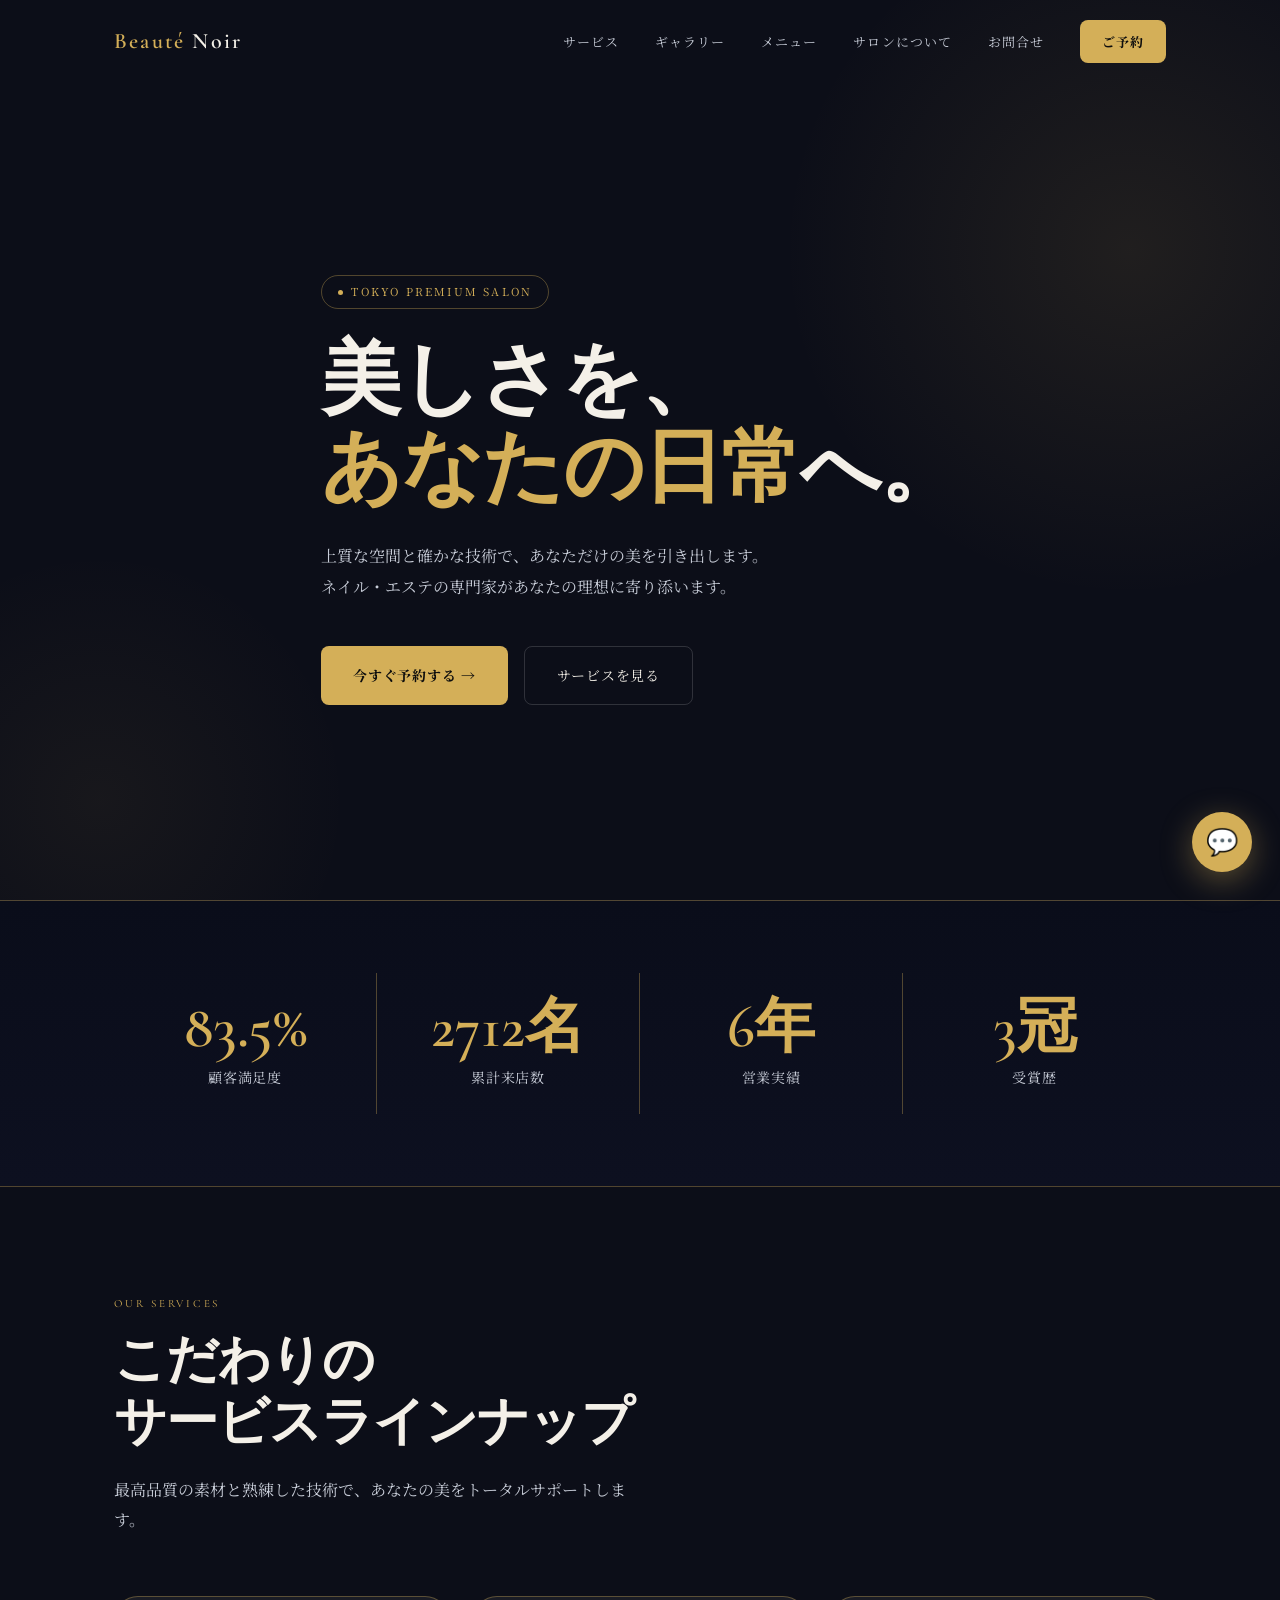
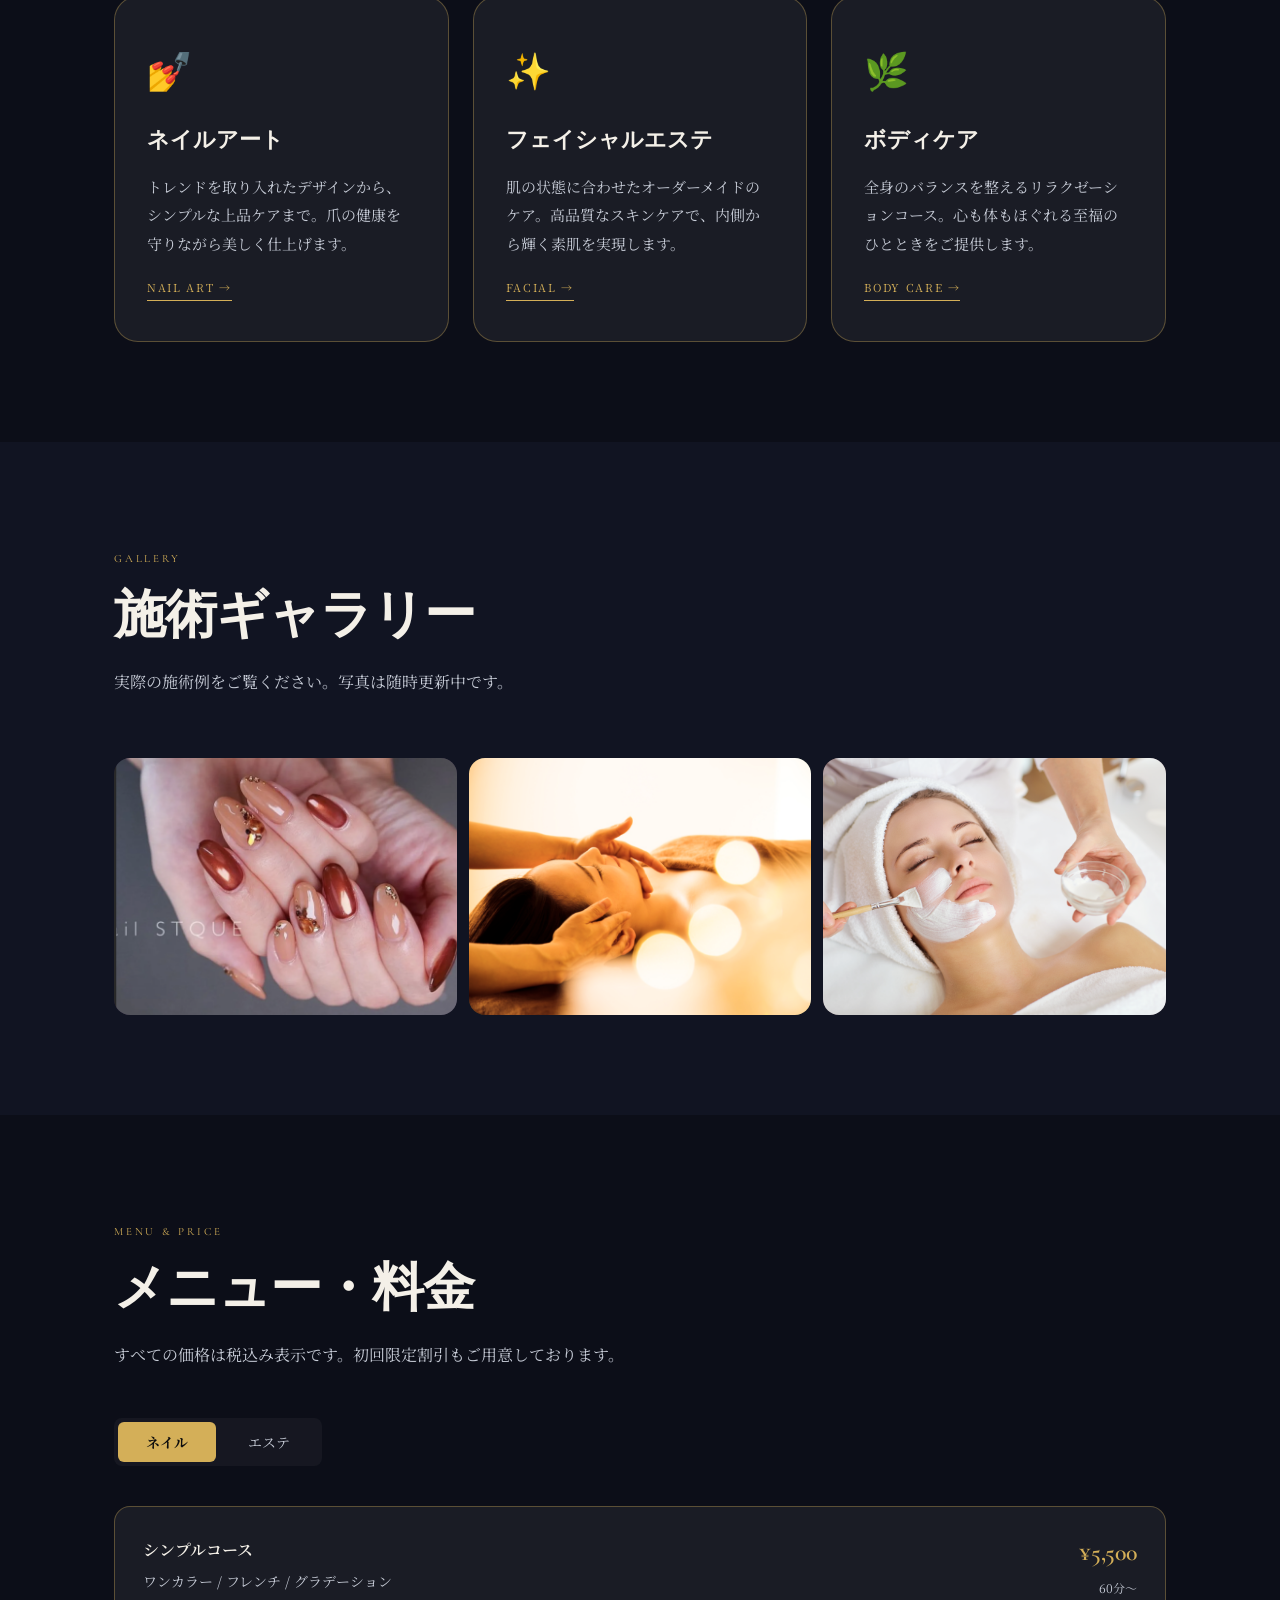
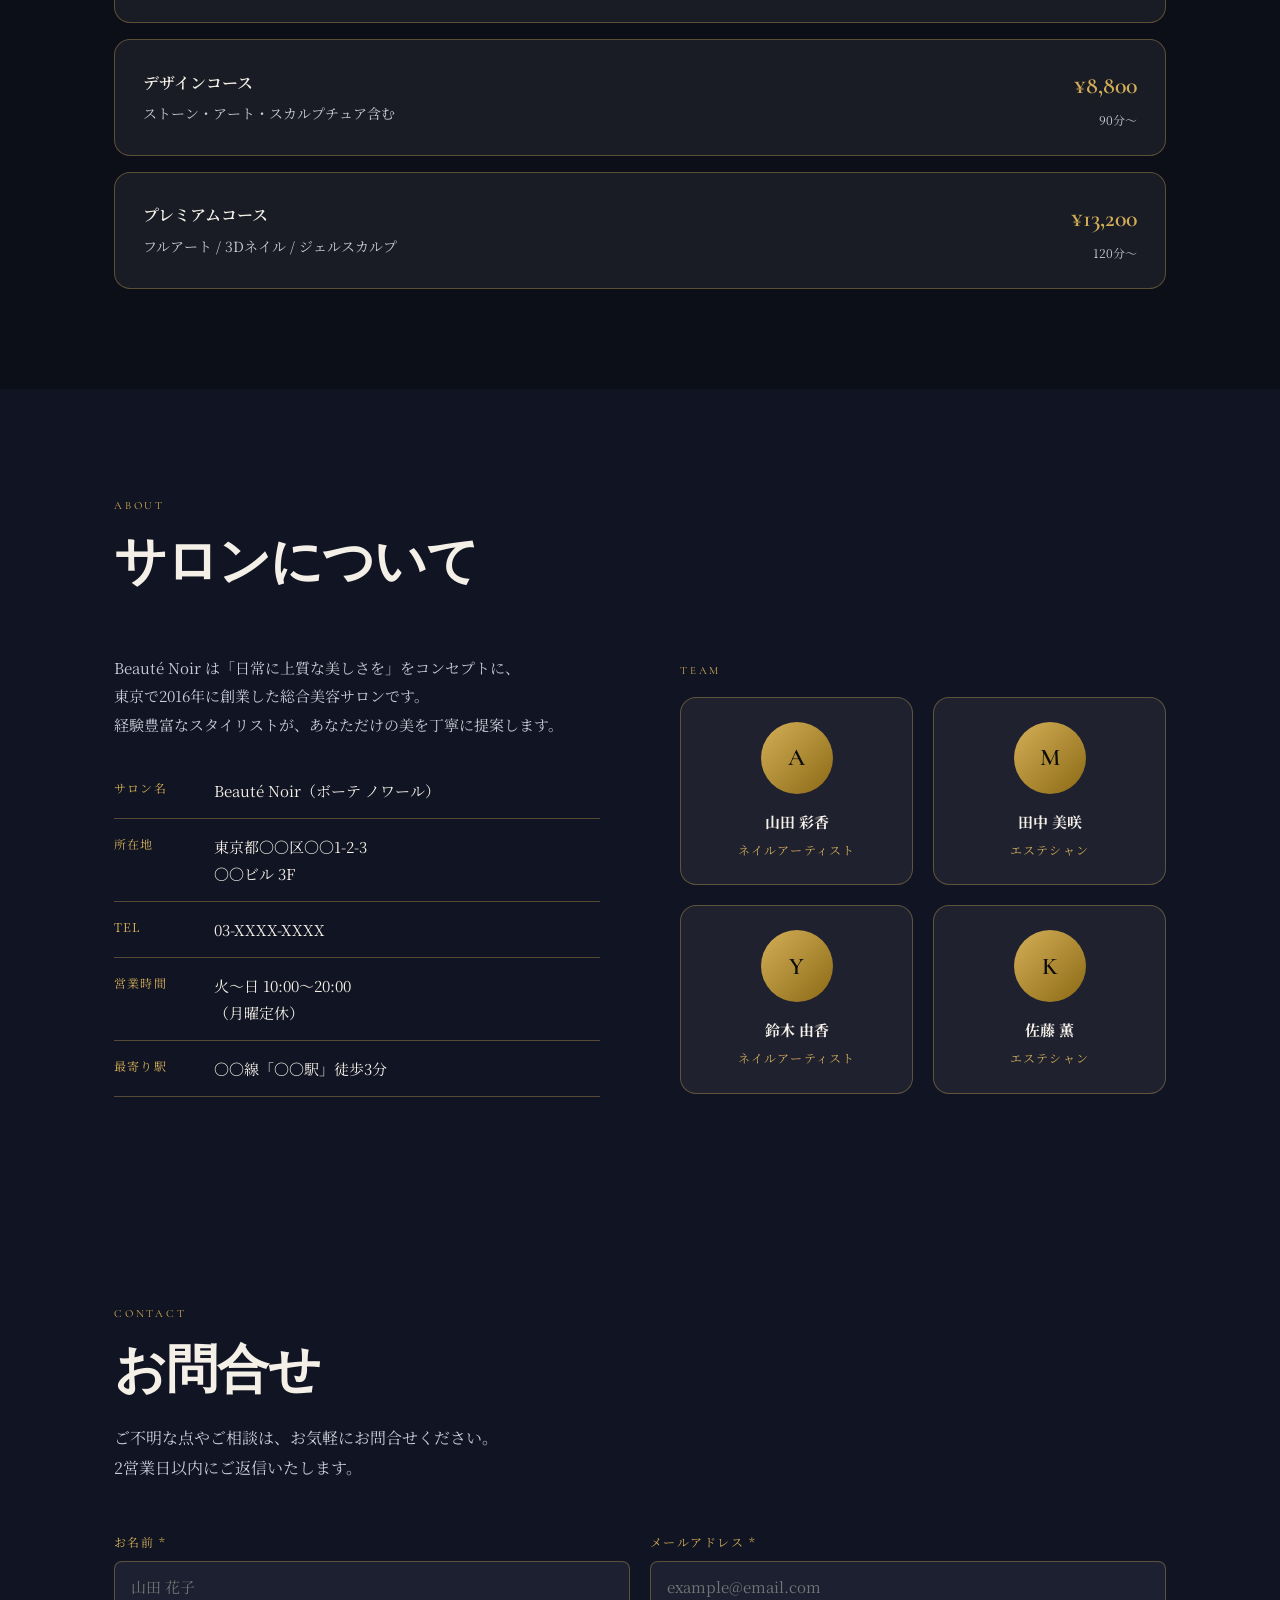
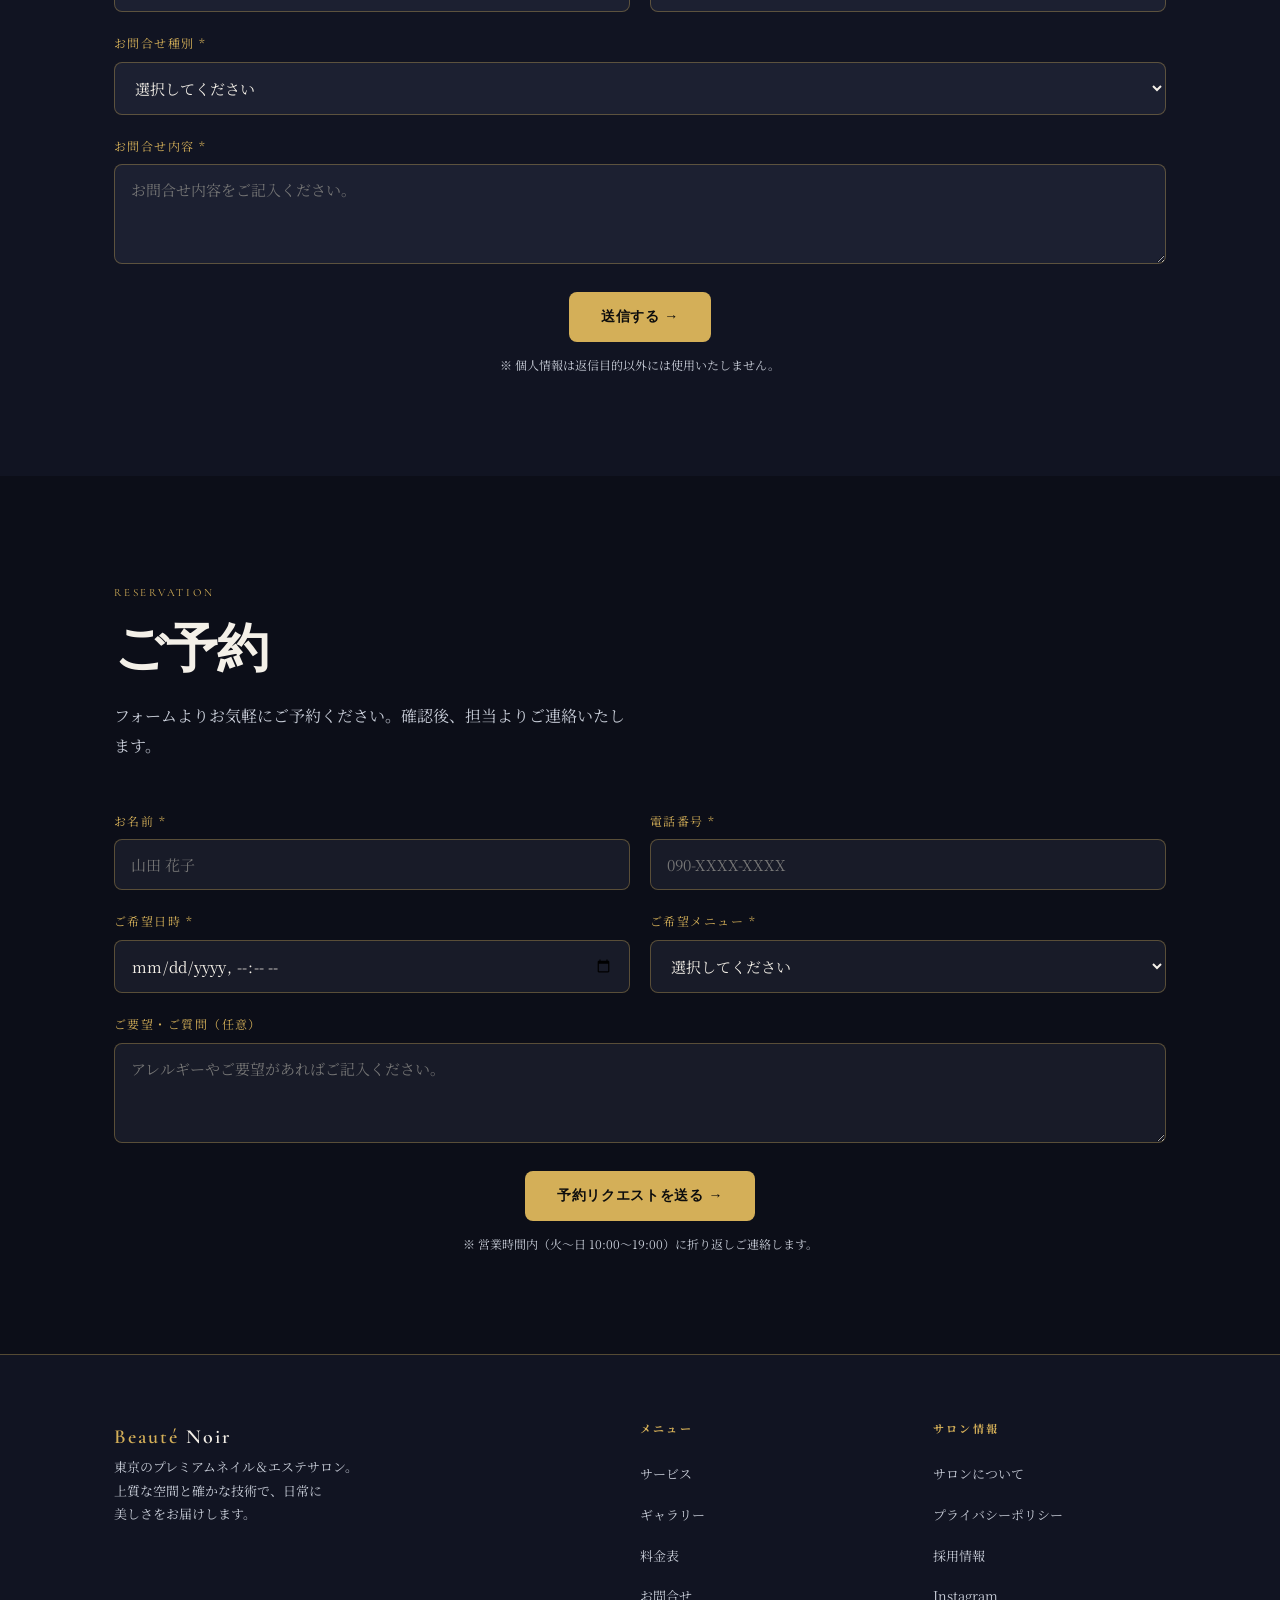
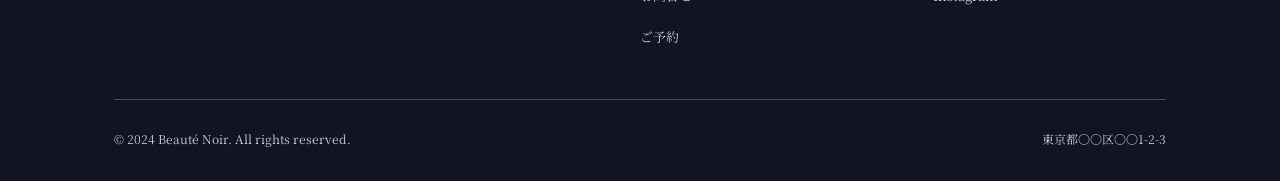
<file: index.html>
<!DOCTYPE html>
<html lang="ja">
<head>
  <meta charset="UTF-8">
  <meta name="viewport" content="width=device-width, initial-scale=1.0">
  <title>Beauté Noir — 東京のプレミアムネイル＆エステサロン</title>
  <link rel="preconnect" href="https://fonts.googleapis.com">
  <link rel="preconnect" href="https://fonts.gstatic.com" crossorigin>
  <link href="https://fonts.googleapis.com/css2?family=Cormorant+Garamond:wght@400;600&family=Noto+Serif+JP:wght@400;600;700&display=swap" rel="stylesheet">
  <link rel="stylesheet" href="style.css">
</head>
<body>

  <!-- ===== ヘッダー ===== -->
  <header class="header">
    <div class="container header-inner">
      <a href="#" class="logo">Beauté<span> Noir</span></a>
      <nav class="nav">
        <a href="#services">サービス</a>
        <a href="#gallery">ギャラリー</a>
        <a href="#menu">メニュー</a>
        <a href="#about">サロンについて</a>
        <a href="#contact">お問合せ</a>
        <a href="#reservation" class="nav-cta">ご予約</a>
      </nav>
      <button class="hamburger" aria-label="メニューを開く">
        <span></span><span></span><span></span>
      </button>
    </div>
  </header>

  <!-- モバイルメニュー -->
  <div class="mobile-menu">
    <a href="#services">サービス</a>
    <a href="#gallery">ギャラリー</a>
    <a href="#menu">メニュー</a>
    <a href="#about">サロンについて</a>
    <a href="#contact">お問合せ</a>
    <a href="#reservation">ご予約</a>
  </div>

  <!-- ===== ヒーロー ===== -->
  <section class="hero">
    <div class="container">
      <div class="hero-content">
        <div class="hero-badge fade-in">Tokyo Premium Salon</div>
        <h1 class="hero-title fade-in">
          美しさを、<br>
          <span class="gold">あなたの日常</span>へ。
        </h1>
        <p class="hero-desc fade-in">
          上質な空間と確かな技術で、あなただけの美を引き出します。<br>
          ネイル・エステの専門家があなたの理想に寄り添います。
        </p>
        <div class="hero-btns fade-in">
          <a href="#reservation" class="btn-primary">今すぐ予約する →</a>
          <a href="#services" class="btn-secondary">サービスを見る</a>
        </div>
      </div>
    </div>
  </section>

  <!-- ===== 実績・数字 ===== -->
  <section class="stats">
    <div class="container">
      <div class="stats-grid">
        <div class="stat-item fade-in">
          <span class="stat-number" data-target="98.5" data-suffix="%">0%</span>
          <p class="stat-label">顧客満足度</p>
        </div>
        <div class="stat-item fade-in">
          <span class="stat-number" data-target="3200" data-suffix="名">0名</span>
          <p class="stat-label">累計来店数</p>
        </div>
        <div class="stat-item fade-in">
          <span class="stat-number" data-target="8" data-suffix="年">0年</span>
          <p class="stat-label">営業実績</p>
        </div>
        <div class="stat-item fade-in">
          <span class="stat-number" data-target="4" data-suffix="冠">0冠</span>
          <p class="stat-label">受賞歴</p>
        </div>
      </div>
    </div>
  </section>

  <!-- ===== サービス ===== -->
  <section id="services" class="section">
    <div class="container">
      <span class="section-label fade-in">Our Services</span>
      <h2 class="section-title fade-in">こだわりの<br>サービスラインナップ</h2>
      <p class="section-sub fade-in">最高品質の素材と熟練した技術で、あなたの美をトータルサポートします。</p>
      <div class="services-grid">
        <div class="service-card fade-in">
          <div class="service-icon">💅</div>
          <h3>ネイルアート</h3>
          <p>トレンドを取り入れたデザインから、シンプルな上品ケアまで。爪の健康を守りながら美しく仕上げます。</p>
          <span class="service-tag">Nail Art →</span>
        </div>
        <div class="service-card fade-in">
          <div class="service-icon">✨</div>
          <h3>フェイシャルエステ</h3>
          <p>肌の状態に合わせたオーダーメイドのケア。高品質なスキンケアで、内側から輝く素肌を実現します。</p>
          <span class="service-tag">Facial →</span>
        </div>
        <div class="service-card fade-in">
          <div class="service-icon">🌿</div>
          <h3>ボディケア</h3>
          <p>全身のバランスを整えるリラクゼーションコース。心も体もほぐれる至福のひとときをご提供します。</p>
          <span class="service-tag">Body Care →</span>
        </div>
      </div>
    </div>
  </section>

  <!-- ===== ギャラリー ===== -->
  <section id="gallery" class="section gallery-section">
    <div class="container">
      <span class="section-label fade-in">Gallery</span>
      <h2 class="section-title fade-in">施術ギャラリー</h2>
      <p class="section-sub fade-in">実際の施術例をご覧ください。写真は随時更新中です。</p>
      <div class="gallery-grid">

        <!-- フェイシャルエステ -->
        <div class="gallery-item gallery-item--facial fade-in">
          <img src="facial.png" alt="フェイシャルエステ" class="gallery-img">
          <div class="gallery-placeholder" aria-hidden="true">
            <span>✨</span>
            <p>FACIAL</p>
          </div>
          <div class="gallery-overlay"><span>Facial</span></div>
        </div>

        <!-- ボディケア -->
        <div class="gallery-item gallery-item--body fade-in">
          <img src="massage.png" alt="ボディケア" class="gallery-img">
          <div class="gallery-placeholder" aria-hidden="true">
            <span>🌿</span>
            <p>BODY CARE</p>
          </div>
          <div class="gallery-overlay"><span>Body Care</span></div>
        </div>

        <!-- ネイルアート -->
        <div class="gallery-item gallery-item--nail fade-in">
          <img src="nail.png" alt="ネイルアート" class="gallery-img">
          <div class="gallery-placeholder" aria-hidden="true">
            <span>💅</span>
            <p>NAIL ART</p>
          </div>
          <div class="gallery-overlay"><span>Nail Art</span></div>
        </div>


      </div>
    </div>
  </section>

  <!-- ===== メニュー・料金 ===== -->
  <section id="menu" class="section">
    <div class="container">
      <span class="section-label fade-in">Menu & Price</span>
      <h2 class="section-title fade-in">メニュー・料金</h2>
      <p class="section-sub fade-in">すべての価格は税込み表示です。初回限定割引もご用意しております。</p>
      <div class="menu-tabs fade-in">
        <button class="tab-btn active" data-tab="nail-menu">ネイル</button>
        <button class="tab-btn" data-tab="esthe-menu">エステ</button>
      </div>
      <div id="nail-menu" class="tab-content active">
        <div class="menu-list">
          <div class="menu-item fade-in">
            <div><p class="menu-name">シンプルコース</p><p class="menu-desc">ワンカラー / フレンチ / グラデーション</p></div>
            <div><p class="menu-price">¥5,500</p><p class="menu-time">60分〜</p></div>
          </div>
          <div class="menu-item fade-in">
            <div><p class="menu-name">デザインコース</p><p class="menu-desc">ストーン・アート・スカルプチュア含む</p></div>
            <div><p class="menu-price">¥8,800</p><p class="menu-time">90分〜</p></div>
          </div>
          <div class="menu-item fade-in">
            <div><p class="menu-name">プレミアムコース</p><p class="menu-desc">フルアート / 3Dネイル / ジェルスカルプ</p></div>
            <div><p class="menu-price">¥13,200</p><p class="menu-time">120分〜</p></div>
          </div>
        </div>
      </div>
      <div id="esthe-menu" class="tab-content">
        <div class="menu-list">
          <div class="menu-item fade-in">
            <div><p class="menu-name">フェイシャルベーシック</p><p class="menu-desc">クレンジング・ケア・保湿パック</p></div>
            <div><p class="menu-price">¥7,700</p><p class="menu-time">60分</p></div>
          </div>
          <div class="menu-item fade-in">
            <div><p class="menu-name">フェイシャルプレミアム</p><p class="menu-desc">高濃度美容液 / 超音波 / リフトアップ</p></div>
            <div><p class="menu-price">¥14,300</p><p class="menu-time">90分</p></div>
          </div>
          <div class="menu-item fade-in">
            <div><p class="menu-name">ボディリラクゼーション</p><p class="menu-desc">アロマオイルを使用した全身ケア</p></div>
            <div><p class="menu-price">¥11,000</p><p class="menu-time">90分</p></div>
          </div>
        </div>
      </div>
    </div>
  </section>

  <!-- ===== 会社概要・チーム ===== -->
  <section id="about" class="section about-section">
    <div class="container">
      <span class="section-label fade-in">About</span>
      <h2 class="section-title fade-in">サロンについて</h2>
      <div class="about-grid">
        <div class="about-info fade-in">
          <p style="font-size:15px; color: var(--text-muted); line-height:1.9;">
            Beauté Noir は「日常に上質な美しさを」をコンセプトに、<br>
            東京で2016年に創業した総合美容サロンです。<br>
            経験豊富なスタイリストが、あなただけの美を丁寧に提案します。
          </p>
          <table>
            <tr><td>サロン名</td><td>Beauté Noir（ボーテ ノワール）</td></tr>
            <tr><td>所在地</td><td>東京都〇〇区〇〇1-2-3<br>〇〇ビル 3F</td></tr>
            <tr><td>TEL</td><td>03-XXXX-XXXX</td></tr>
            <tr><td>営業時間</td><td>火〜日 10:00〜20:00<br>（月曜定休）</td></tr>
            <tr><td>最寄り駅</td><td>〇〇線「〇〇駅」徒歩3分</td></tr>
          </table>
        </div>
        <div class="fade-in">
          <p class="section-label">Team</p>
          <div class="team-grid">
            <div class="team-card"><div class="team-avatar">A</div><p class="team-name">山田 彩香</p><p class="team-role">ネイルアーティスト</p></div>
            <div class="team-card"><div class="team-avatar">M</div><p class="team-name">田中 美咲</p><p class="team-role">エステシャン</p></div>
            <div class="team-card"><div class="team-avatar">Y</div><p class="team-name">鈴木 由香</p><p class="team-role">ネイルアーティスト</p></div>
            <div class="team-card"><div class="team-avatar">K</div><p class="team-name">佐藤 薫</p><p class="team-role">エステシャン</p></div>
          </div>
        </div>
      </div>
    </div>
  </section>

  <!-- ===== お問合せフォーム ===== -->
  <section id="contact" class="section contact-section">
    <div class="container">
      <span class="section-label fade-in">Contact</span>
      <h2 class="section-title fade-in">お問合せ</h2>
      <p class="section-sub fade-in">ご不明な点やご相談は、お気軽にお問合せください。<br>2営業日以内にご返信いたします。</p>
      <form class="contact-form fade-in" novalidate>
        <div class="form-grid">
          <div class="form-group">
            <label for="c-name">お名前 *</label>
            <input type="text" id="c-name" placeholder="山田 花子" required>
          </div>
          <div class="form-group">
            <label for="c-email">メールアドレス *</label>
            <input type="email" id="c-email" placeholder="example@email.com" required>
          </div>
          <div class="form-group full">
            <label for="c-category">お問合せ種別 *</label>
            <select id="c-category" required>
              <option value="">選択してください</option>
              <option value="menu">メニュー・料金について</option>
              <option value="reservation">ご予約について</option>
              <option value="access">アクセスについて</option>
              <option value="other">その他</option>
            </select>
          </div>
          <div class="form-group full">
            <label for="c-message">お問合せ内容 *</label>
            <textarea id="c-message" placeholder="お問合せ内容をご記入ください。" required></textarea>
          </div>
        </div>
        <div class="form-submit">
          <button type="submit" class="btn-primary">送信する →</button>
          <p class="form-note">※ 個人情報は返信目的以外には使用いたしません。</p>
        </div>
      </form>
    </div>
  </section>

  <!-- ===== 予約フォーム ===== -->
  <section id="reservation" class="section">
    <div class="container">
      <span class="section-label fade-in">Reservation</span>
      <h2 class="section-title fade-in">ご予約</h2>
      <p class="section-sub fade-in">フォームよりお気軽にご予約ください。確認後、担当よりご連絡いたします。</p>
      <form class="reservation-form fade-in" novalidate>
        <div class="form-grid">
          <div class="form-group">
            <label for="r-name">お名前 *</label>
            <input type="text" id="r-name" placeholder="山田 花子" required>
          </div>
          <div class="form-group">
            <label for="r-tel">電話番号 *</label>
            <input type="tel" id="r-tel" placeholder="090-XXXX-XXXX" required>
          </div>
          <div class="form-group">
            <label for="r-date">ご希望日時 *</label>
            <input type="datetime-local" id="r-date" required>
          </div>
          <div class="form-group">
            <label for="r-menu">ご希望メニュー *</label>
            <select id="r-menu" required>
              <option value="">選択してください</option>
              <optgroup label="ネイル">
                <option value="nail-simple">シンプルコース ¥5,500〜</option>
                <option value="nail-design">デザインコース ¥8,800〜</option>
                <option value="nail-premium">プレミアムコース ¥13,200〜</option>
              </optgroup>
              <optgroup label="エステ">
                <option value="facial-basic">フェイシャルベーシック ¥7,700</option>
                <option value="facial-premium">フェイシャルプレミアム ¥14,300</option>
                <option value="body">ボディリラクゼーション ¥11,000</option>
              </optgroup>
            </select>
          </div>
          <div class="form-group full">
            <label for="r-note">ご要望・ご質問（任意）</label>
            <textarea id="r-note" placeholder="アレルギーやご要望があればご記入ください。"></textarea>
          </div>
        </div>
        <div class="form-submit">
          <button type="submit" class="btn-primary">予約リクエストを送る →</button>
          <p class="form-note">※ 営業時間内（火〜日 10:00〜19:00）に折り返しご連絡します。</p>
        </div>
      </form>
    </div>
  </section>

  <!-- ===== フッター ===== -->
  <footer class="footer">
    <div class="container">
      <div class="footer-grid">
        <div class="footer-brand">
          <a href="#" class="logo">Beauté<span> Noir</span></a>
          <p>東京のプレミアムネイル＆エステサロン。<br>上質な空間と確かな技術で、日常に<br>美しさをお届けします。</p>
        </div>
        <div class="footer-col">
          <h4>メニュー</h4>
          <ul>
            <li><a href="#services">サービス</a></li>
            <li><a href="#gallery">ギャラリー</a></li>
            <li><a href="#menu">料金表</a></li>
            <li><a href="#contact">お問合せ</a></li>
            <li><a href="#reservation">ご予約</a></li>
          </ul>
        </div>
        <div class="footer-col">
          <h4>サロン情報</h4>
          <ul>
            <li><a href="#about">サロンについて</a></li>
            <li><a href="#">プライバシーポリシー</a></li>
            <li><a href="#">採用情報</a></li>
            <li><a href="#">Instagram</a></li>
          </ul>
        </div>
      </div>
      <div class="footer-bottom">
        <p>© 2024 Beauté Noir. All rights reserved.</p>
        <p>東京都〇〇区〇〇1-2-3</p>
      </div>
    </div>
  </footer>

  <!-- ===== チャットボット ===== -->
  <button class="chatbot-toggle" aria-label="チャットを開く">💬</button>
  <div class="chatbot-window">
    <div class="chatbot-header">
      <div class="chatbot-avatar">✨</div>
      <div class="chatbot-header-info">
        <h4>Beauté Noir サポート</h4>
        <p>オンライン中</p>
      </div>
    </div>
    <div class="chatbot-messages"></div>
    <div class="chatbot-options"></div>
  </div>

  <script src="script.js"></script>
</body>
</html>
</file>
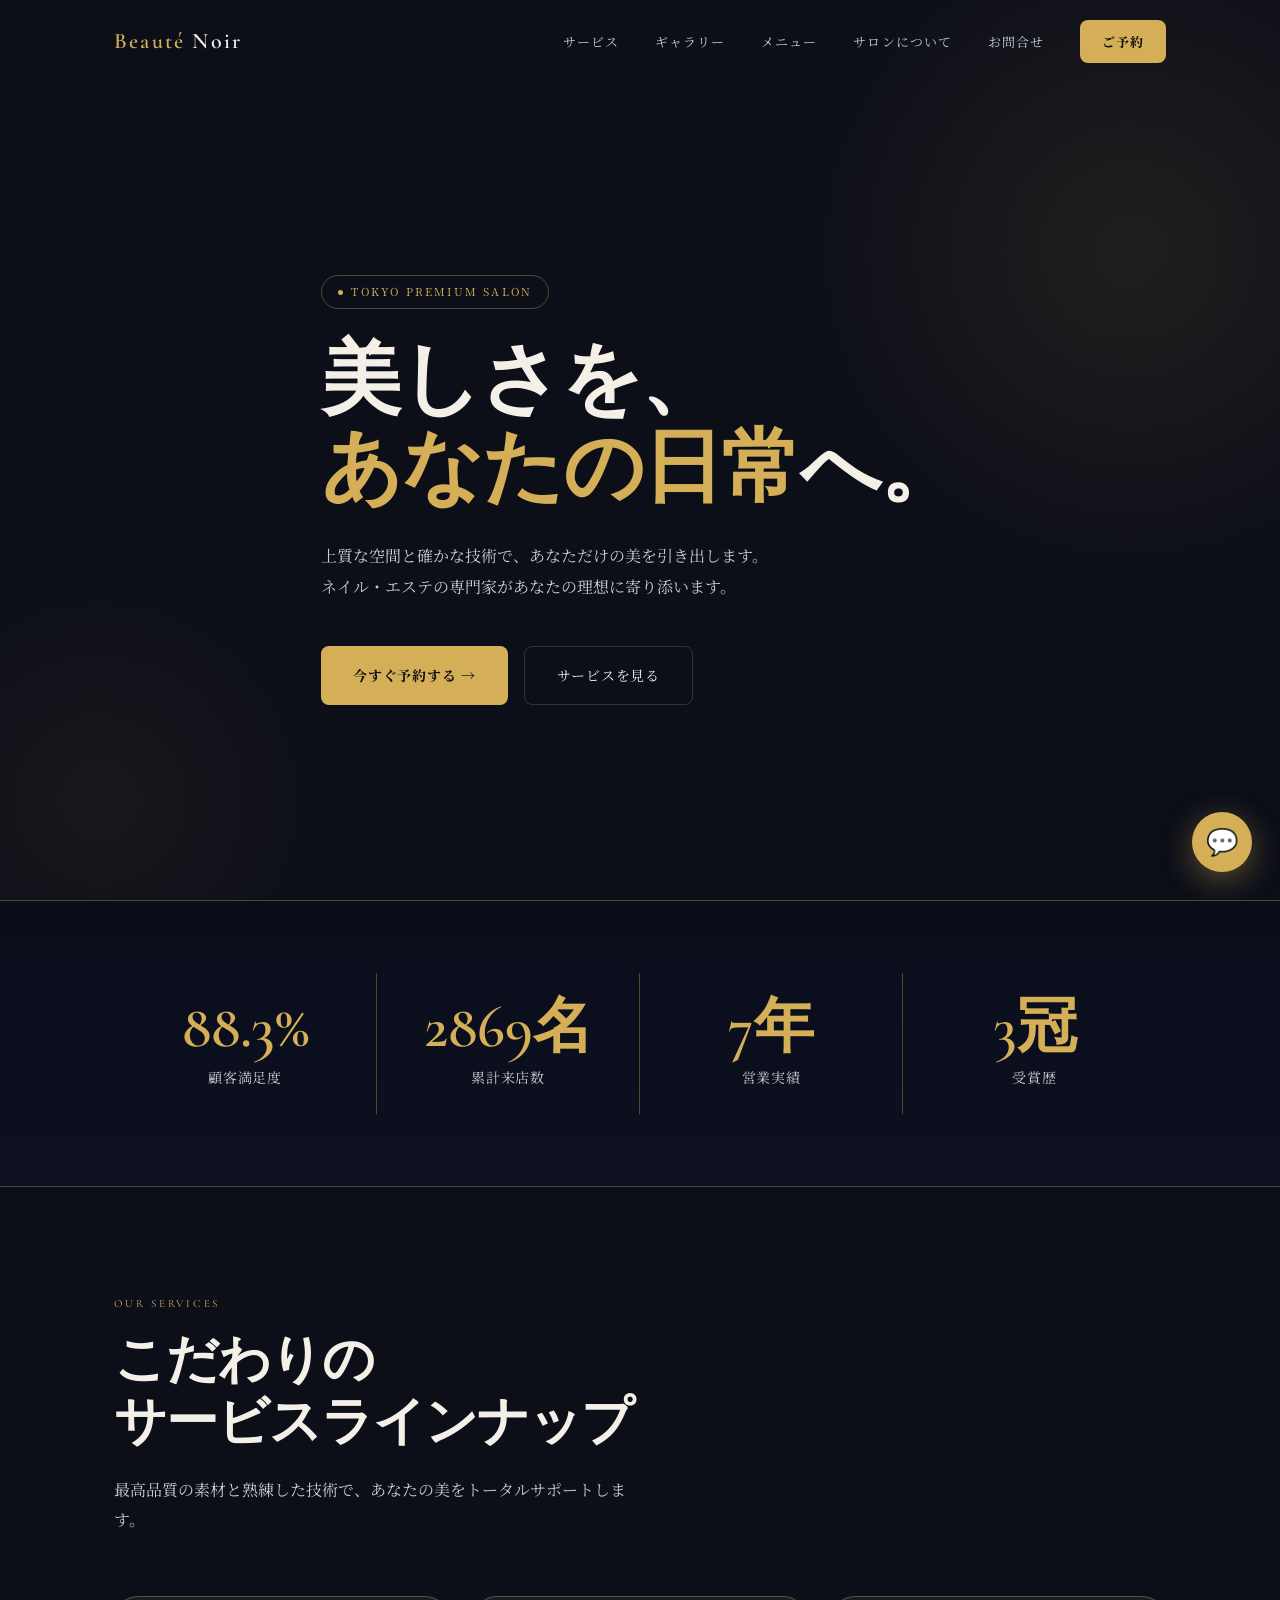
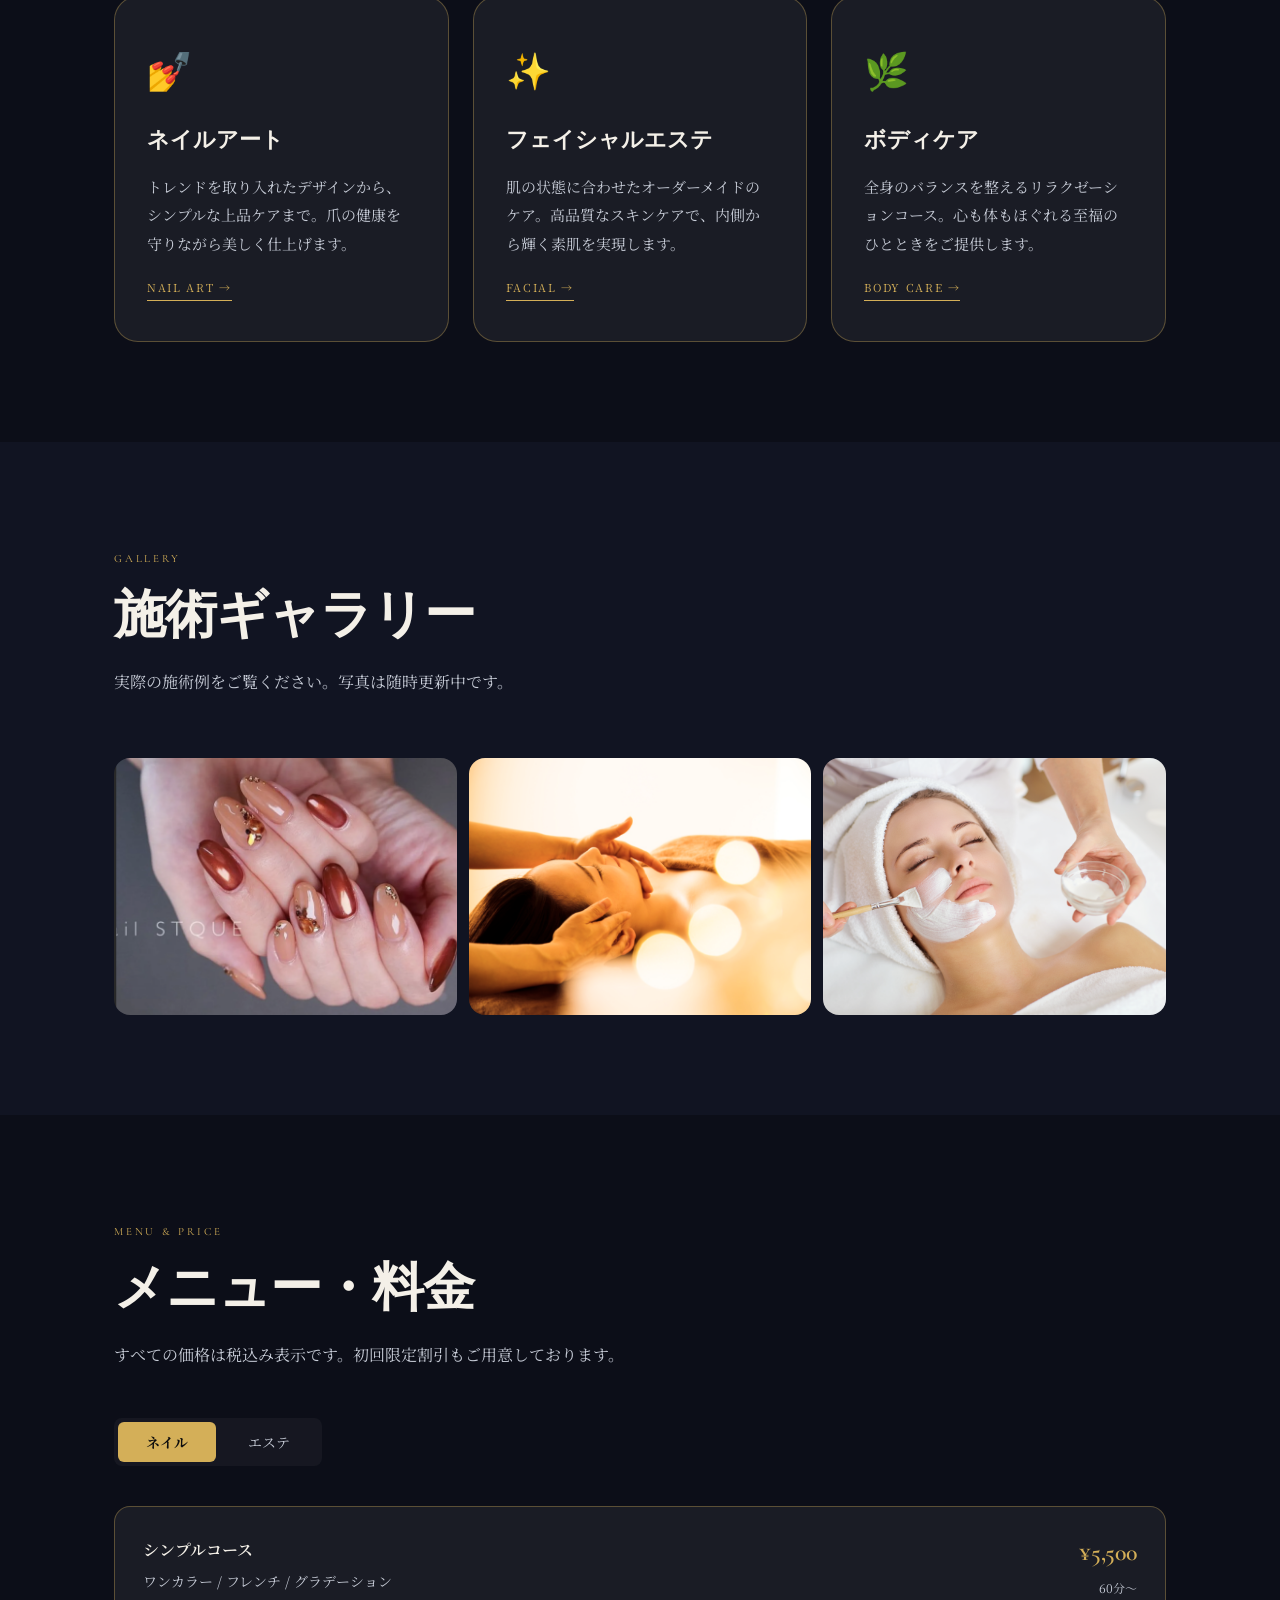
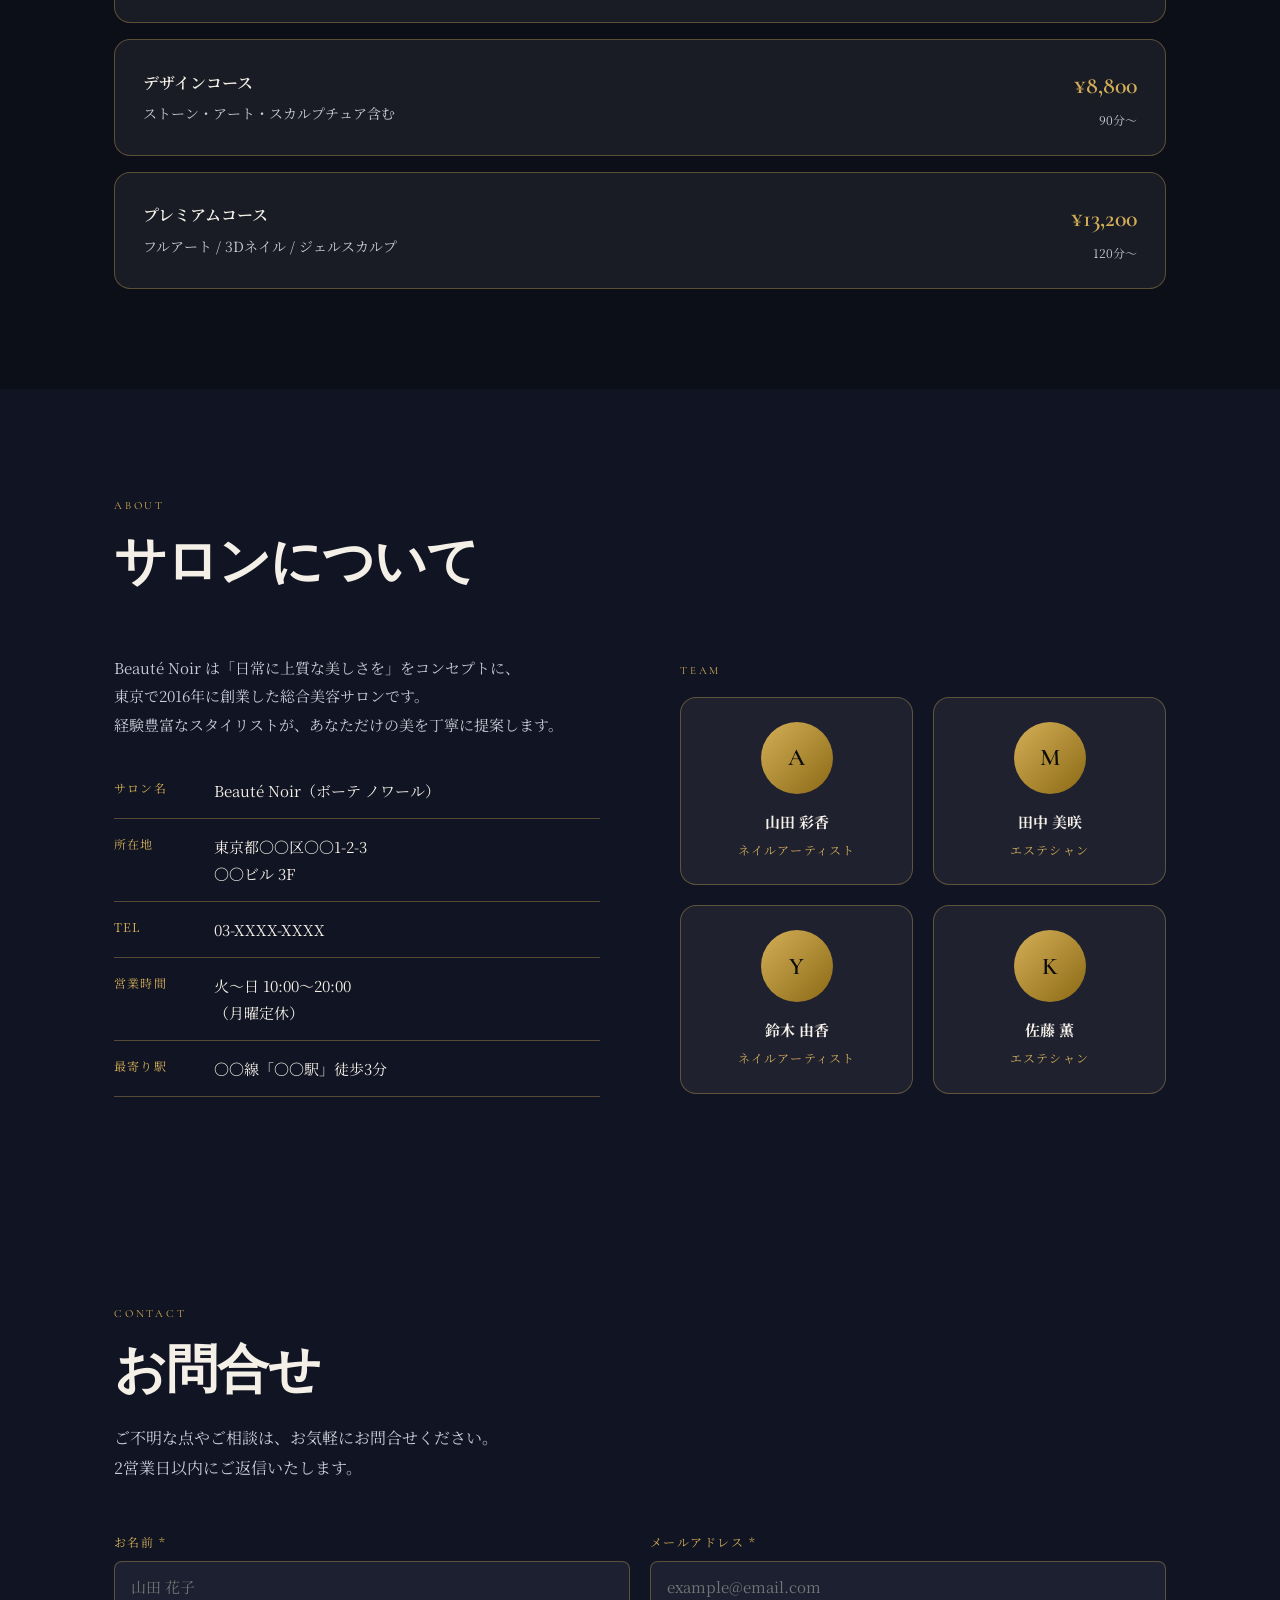
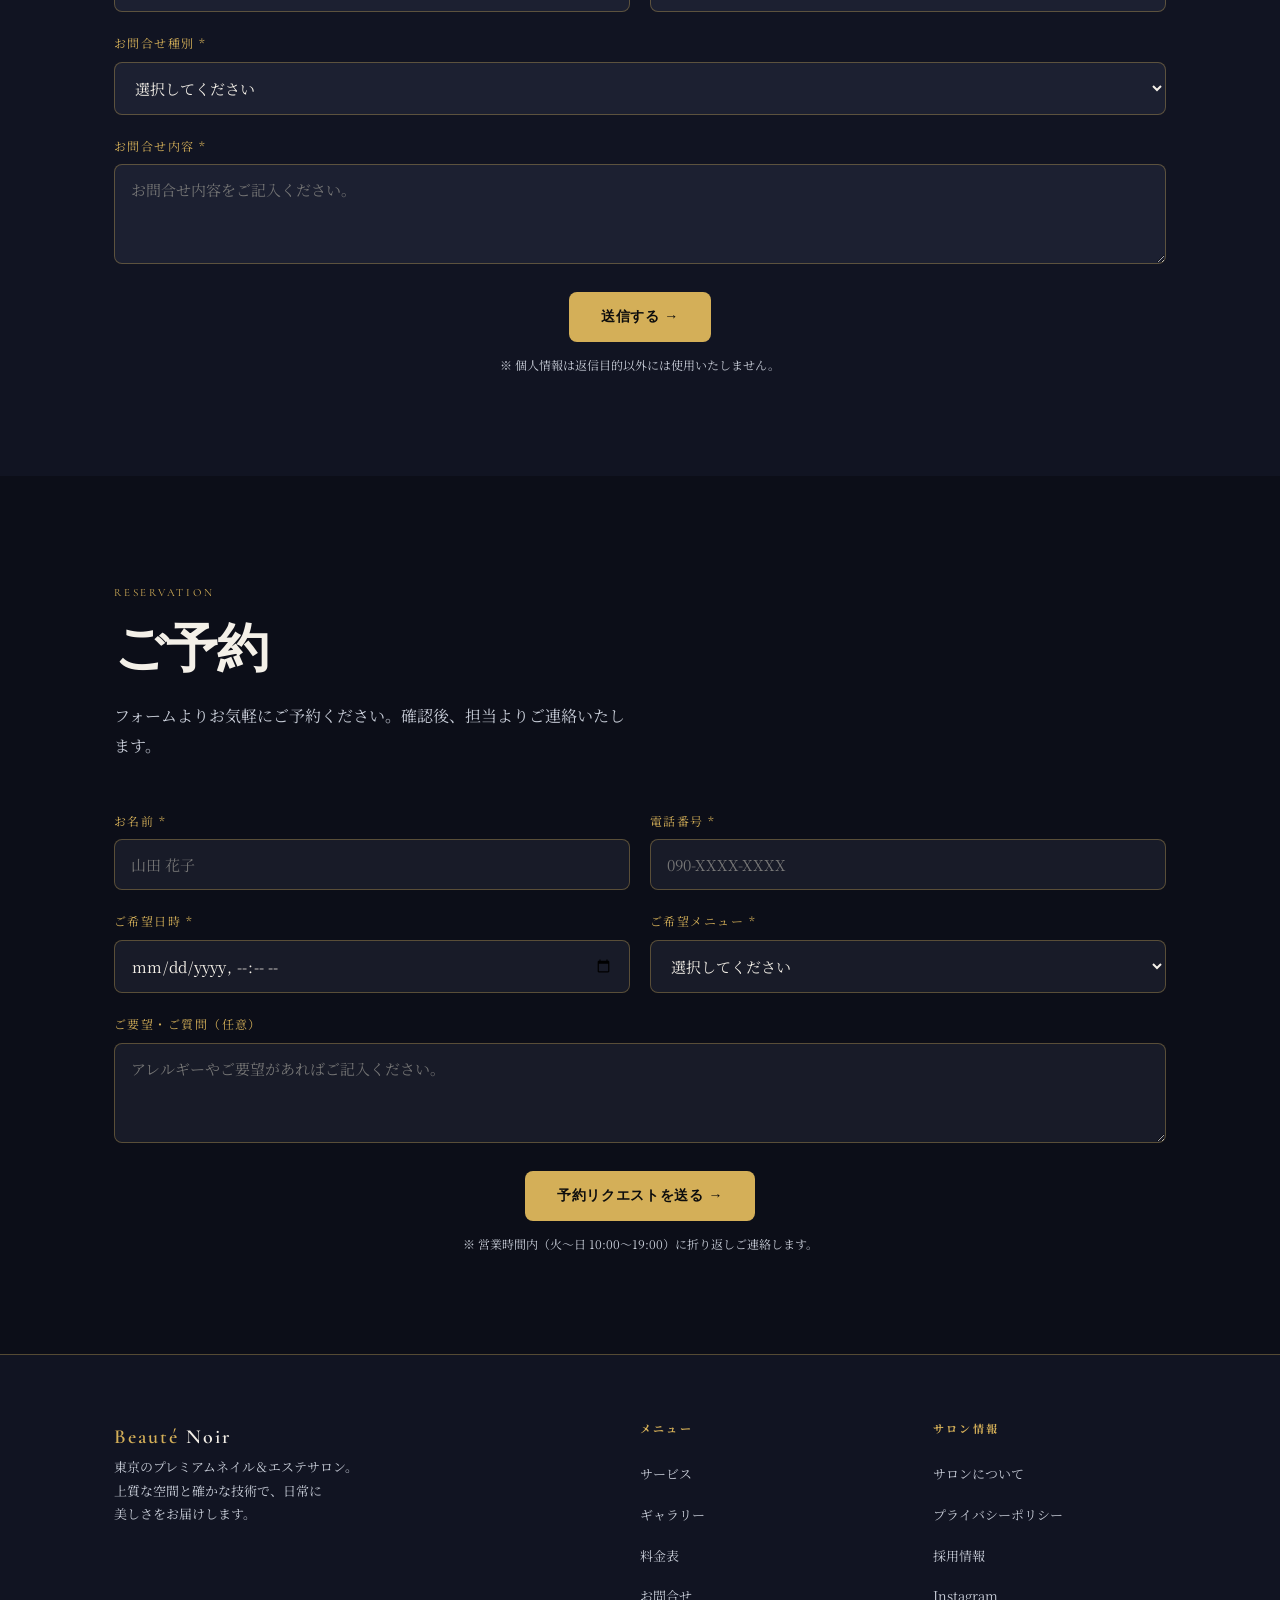
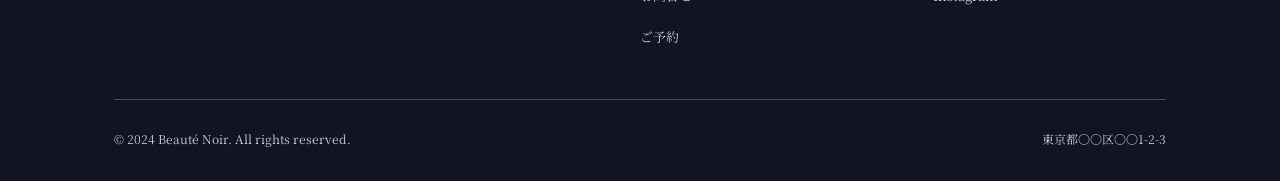
<file: index.html.html>
<!DOCTYPE html>
<html lang="ja">
<head>
  <meta charset="UTF-8">
  <meta name="viewport" content="width=device-width, initial-scale=1.0">
  <title>Beauté Noir — 東京のプレミアムネイル＆エステサロン</title>
  <link rel="preconnect" href="https://fonts.googleapis.com">
  <link rel="preconnect" href="https://fonts.gstatic.com" crossorigin>
  <link href="https://fonts.googleapis.com/css2?family=Cormorant+Garamond:wght@400;600&family=Noto+Serif+JP:wght@400;600;700&display=swap" rel="stylesheet">
  <link rel="stylesheet" href="style.css">
</head>
<body>

  <!-- ===== ヘッダー ===== -->
  <header class="header">
    <div class="container header-inner">
      <a href="#" class="logo">Beauté<span> Noir</span></a>
      <nav class="nav">
        <a href="#services">サービス</a>
        <a href="#gallery">ギャラリー</a>
        <a href="#menu">メニュー</a>
        <a href="#about">サロンについて</a>
        <a href="#contact">お問合せ</a>
        <a href="#reservation" class="nav-cta">ご予約</a>
      </nav>
      <button class="hamburger" aria-label="メニューを開く">
        <span></span><span></span><span></span>
      </button>
    </div>
  </header>

  <!-- モバイルメニュー -->
  <div class="mobile-menu">
    <a href="#services">サービス</a>
    <a href="#gallery">ギャラリー</a>
    <a href="#menu">メニュー</a>
    <a href="#about">サロンについて</a>
    <a href="#contact">お問合せ</a>
    <a href="#reservation">ご予約</a>
  </div>

  <!-- ===== ヒーロー ===== -->
  <section class="hero">
    <div class="container">
      <div class="hero-content">
        <div class="hero-badge fade-in">Tokyo Premium Salon</div>
        <h1 class="hero-title fade-in">
          美しさを、<br>
          <span class="gold">あなたの日常</span>へ。
        </h1>
        <p class="hero-desc fade-in">
          上質な空間と確かな技術で、あなただけの美を引き出します。<br>
          ネイル・エステの専門家があなたの理想に寄り添います。
        </p>
        <div class="hero-btns fade-in">
          <a href="#reservation" class="btn-primary">今すぐ予約する →</a>
          <a href="#services" class="btn-secondary">サービスを見る</a>
        </div>
      </div>
    </div>
  </section>

  <!-- ===== 実績・数字 ===== -->
  <section class="stats">
    <div class="container">
      <div class="stats-grid">
        <div class="stat-item fade-in">
          <span class="stat-number" data-target="98.5" data-suffix="%">0%</span>
          <p class="stat-label">顧客満足度</p>
        </div>
        <div class="stat-item fade-in">
          <span class="stat-number" data-target="3200" data-suffix="名">0名</span>
          <p class="stat-label">累計来店数</p>
        </div>
        <div class="stat-item fade-in">
          <span class="stat-number" data-target="8" data-suffix="年">0年</span>
          <p class="stat-label">営業実績</p>
        </div>
        <div class="stat-item fade-in">
          <span class="stat-number" data-target="4" data-suffix="冠">0冠</span>
          <p class="stat-label">受賞歴</p>
        </div>
      </div>
    </div>
  </section>

  <!-- ===== サービス ===== -->
  <section id="services" class="section">
    <div class="container">
      <span class="section-label fade-in">Our Services</span>
      <h2 class="section-title fade-in">こだわりの<br>サービスラインナップ</h2>
      <p class="section-sub fade-in">最高品質の素材と熟練した技術で、あなたの美をトータルサポートします。</p>
      <div class="services-grid">
        <div class="service-card fade-in">
          <div class="service-icon">💅</div>
          <h3>ネイルアート</h3>
          <p>トレンドを取り入れたデザインから、シンプルな上品ケアまで。爪の健康を守りながら美しく仕上げます。</p>
          <span class="service-tag">Nail Art →</span>
        </div>
        <div class="service-card fade-in">
          <div class="service-icon">✨</div>
          <h3>フェイシャルエステ</h3>
          <p>肌の状態に合わせたオーダーメイドのケア。高品質なスキンケアで、内側から輝く素肌を実現します。</p>
          <span class="service-tag">Facial →</span>
        </div>
        <div class="service-card fade-in">
          <div class="service-icon">🌿</div>
          <h3>ボディケア</h3>
          <p>全身のバランスを整えるリラクゼーションコース。心も体もほぐれる至福のひとときをご提供します。</p>
          <span class="service-tag">Body Care →</span>
        </div>
      </div>
    </div>
  </section>

  <!-- ===== ギャラリー ===== -->
  <section id="gallery" class="section gallery-section">
    <div class="container">
      <span class="section-label fade-in">Gallery</span>
      <h2 class="section-title fade-in">施術ギャラリー</h2>
      <p class="section-sub fade-in">実際の施術例をご覧ください。写真は随時更新中です。</p>
      <div class="gallery-grid">

        <!-- フェイシャルエステ -->
        <div class="gallery-item fade-in">
          <div class="gallery-img-wrap">
            <img src="facial.png" alt="フェイシャルエステ" class="gallery-img">
            <div class="gallery-overlay"><span>Facial</span></div>
          </div>
        </div>

        <!-- ボディケア -->
        <div class="gallery-item fade-in">
          <div class="gallery-img-wrap">
            <img src="massage.png" alt="ボディケア" class="gallery-img">
            <div class="gallery-overlay"><span>Body Care</span></div>
          </div>
        </div>

        <!-- ネイルアート -->
        <div class="gallery-item fade-in">
          <div class="gallery-img-wrap">
            <img src="nail.png" alt="ネイルアート" class="gallery-img">
            <div class="gallery-overlay"><span>Nail Art</span></div>
          </div>
        </div>


      </div>
    </div>
  </section>

  <!-- ===== メニュー・料金 ===== -->
  <section id="menu" class="section">
    <div class="container">
      <span class="section-label fade-in">Menu & Price</span>
      <h2 class="section-title fade-in">メニュー・料金</h2>
      <p class="section-sub fade-in">すべての価格は税込み表示です。初回限定割引もご用意しております。</p>
      <div class="menu-tabs fade-in">
        <button class="tab-btn active" data-tab="nail-menu">ネイル</button>
        <button class="tab-btn" data-tab="esthe-menu">エステ</button>
      </div>
      <div id="nail-menu" class="tab-content active">
        <div class="menu-list">
          <div class="menu-item fade-in">
            <div><p class="menu-name">シンプルコース</p><p class="menu-desc">ワンカラー / フレンチ / グラデーション</p></div>
            <div><p class="menu-price">¥5,500</p><p class="menu-time">60分〜</p></div>
          </div>
          <div class="menu-item fade-in">
            <div><p class="menu-name">デザインコース</p><p class="menu-desc">ストーン・アート・スカルプチュア含む</p></div>
            <div><p class="menu-price">¥8,800</p><p class="menu-time">90分〜</p></div>
          </div>
          <div class="menu-item fade-in">
            <div><p class="menu-name">プレミアムコース</p><p class="menu-desc">フルアート / 3Dネイル / ジェルスカルプ</p></div>
            <div><p class="menu-price">¥13,200</p><p class="menu-time">120分〜</p></div>
          </div>
        </div>
      </div>
      <div id="esthe-menu" class="tab-content">
        <div class="menu-list">
          <div class="menu-item fade-in">
            <div><p class="menu-name">フェイシャルベーシック</p><p class="menu-desc">クレンジング・ケア・保湿パック</p></div>
            <div><p class="menu-price">¥7,700</p><p class="menu-time">60分</p></div>
          </div>
          <div class="menu-item fade-in">
            <div><p class="menu-name">フェイシャルプレミアム</p><p class="menu-desc">高濃度美容液 / 超音波 / リフトアップ</p></div>
            <div><p class="menu-price">¥14,300</p><p class="menu-time">90分</p></div>
          </div>
          <div class="menu-item fade-in">
            <div><p class="menu-name">ボディリラクゼーション</p><p class="menu-desc">アロマオイルを使用した全身ケア</p></div>
            <div><p class="menu-price">¥11,000</p><p class="menu-time">90分</p></div>
          </div>
        </div>
      </div>
    </div>
  </section>

  <!-- ===== 会社概要・チーム ===== -->
  <section id="about" class="section about-section">
    <div class="container">
      <span class="section-label fade-in">About</span>
      <h2 class="section-title fade-in">サロンについて</h2>
      <div class="about-grid">
        <div class="about-info fade-in">
          <p style="font-size:15px; color: var(--text-muted); line-height:1.9;">
            Beauté Noir は「日常に上質な美しさを」をコンセプトに、<br>
            東京で2016年に創業した総合美容サロンです。<br>
            経験豊富なスタイリストが、あなただけの美を丁寧に提案します。
          </p>
          <table>
            <tr><td>サロン名</td><td>Beauté Noir（ボーテ ノワール）</td></tr>
            <tr><td>所在地</td><td>東京都〇〇区〇〇1-2-3<br>〇〇ビル 3F</td></tr>
            <tr><td>TEL</td><td>03-XXXX-XXXX</td></tr>
            <tr><td>営業時間</td><td>火〜日 10:00〜20:00<br>（月曜定休）</td></tr>
            <tr><td>最寄り駅</td><td>〇〇線「〇〇駅」徒歩3分</td></tr>
          </table>
        </div>
        <div class="fade-in">
          <p class="section-label">Team</p>
          <div class="team-grid">
            <div class="team-card"><div class="team-avatar">A</div><p class="team-name">山田 彩香</p><p class="team-role">ネイルアーティスト</p></div>
            <div class="team-card"><div class="team-avatar">M</div><p class="team-name">田中 美咲</p><p class="team-role">エステシャン</p></div>
            <div class="team-card"><div class="team-avatar">Y</div><p class="team-name">鈴木 由香</p><p class="team-role">ネイルアーティスト</p></div>
            <div class="team-card"><div class="team-avatar">K</div><p class="team-name">佐藤 薫</p><p class="team-role">エステシャン</p></div>
          </div>
        </div>
      </div>
    </div>
  </section>

  <!-- ===== お問合せフォーム ===== -->
  <section id="contact" class="section contact-section">
    <div class="container">
      <span class="section-label fade-in">Contact</span>
      <h2 class="section-title fade-in">お問合せ</h2>
      <p class="section-sub fade-in">ご不明な点やご相談は、お気軽にお問合せください。<br>2営業日以内にご返信いたします。</p>
      <form class="contact-form fade-in" novalidate>
        <div class="form-grid">
          <div class="form-group">
            <label for="c-name">お名前 *</label>
            <input type="text" id="c-name" placeholder="山田 花子" required>
          </div>
          <div class="form-group">
            <label for="c-email">メールアドレス *</label>
            <input type="email" id="c-email" placeholder="example@email.com" required>
          </div>
          <div class="form-group full">
            <label for="c-category">お問合せ種別 *</label>
            <select id="c-category" required>
              <option value="">選択してください</option>
              <option value="menu">メニュー・料金について</option>
              <option value="reservation">ご予約について</option>
              <option value="access">アクセスについて</option>
              <option value="other">その他</option>
            </select>
          </div>
          <div class="form-group full">
            <label for="c-message">お問合せ内容 *</label>
            <textarea id="c-message" placeholder="お問合せ内容をご記入ください。" required></textarea>
          </div>
        </div>
        <div class="form-submit">
          <button type="submit" class="btn-primary">送信する →</button>
          <p class="form-note">※ 個人情報は返信目的以外には使用いたしません。</p>
        </div>
      </form>
    </div>
  </section>

  <!-- ===== 予約フォーム ===== -->
  <section id="reservation" class="section">
    <div class="container">
      <span class="section-label fade-in">Reservation</span>
      <h2 class="section-title fade-in">ご予約</h2>
      <p class="section-sub fade-in">フォームよりお気軽にご予約ください。確認後、担当よりご連絡いたします。</p>
      <form class="reservation-form fade-in" novalidate>
        <div class="form-grid">
          <div class="form-group">
            <label for="r-name">お名前 *</label>
            <input type="text" id="r-name" placeholder="山田 花子" required>
          </div>
          <div class="form-group">
            <label for="r-tel">電話番号 *</label>
            <input type="tel" id="r-tel" placeholder="090-XXXX-XXXX" required>
          </div>
          <div class="form-group">
            <label for="r-date">ご希望日時 *</label>
            <input type="datetime-local" id="r-date" required>
          </div>
          <div class="form-group">
            <label for="r-menu">ご希望メニュー *</label>
            <select id="r-menu" required>
              <option value="">選択してください</option>
              <optgroup label="ネイル">
                <option value="nail-simple">シンプルコース ¥5,500〜</option>
                <option value="nail-design">デザインコース ¥8,800〜</option>
                <option value="nail-premium">プレミアムコース ¥13,200〜</option>
              </optgroup>
              <optgroup label="エステ">
                <option value="facial-basic">フェイシャルベーシック ¥7,700</option>
                <option value="facial-premium">フェイシャルプレミアム ¥14,300</option>
                <option value="body">ボディリラクゼーション ¥11,000</option>
              </optgroup>
            </select>
          </div>
          <div class="form-group full">
            <label for="r-note">ご要望・ご質問（任意）</label>
            <textarea id="r-note" placeholder="アレルギーやご要望があればご記入ください。"></textarea>
          </div>
        </div>
        <div class="form-submit">
          <button type="submit" class="btn-primary">予約リクエストを送る →</button>
          <p class="form-note">※ 営業時間内（火〜日 10:00〜19:00）に折り返しご連絡します。</p>
        </div>
      </form>
    </div>
  </section>

  <!-- ===== フッター ===== -->
  <footer class="footer">
    <div class="container">
      <div class="footer-grid">
        <div class="footer-brand">
          <a href="#" class="logo">Beauté<span> Noir</span></a>
          <p>東京のプレミアムネイル＆エステサロン。<br>上質な空間と確かな技術で、日常に<br>美しさをお届けします。</p>
        </div>
        <div class="footer-col">
          <h4>メニュー</h4>
          <ul>
            <li><a href="#services">サービス</a></li>
            <li><a href="#gallery">ギャラリー</a></li>
            <li><a href="#menu">料金表</a></li>
            <li><a href="#contact">お問合せ</a></li>
            <li><a href="#reservation">ご予約</a></li>
          </ul>
        </div>
        <div class="footer-col">
          <h4>サロン情報</h4>
          <ul>
            <li><a href="#about">サロンについて</a></li>
            <li><a href="#">プライバシーポリシー</a></li>
            <li><a href="#">採用情報</a></li>
            <li><a href="#">Instagram</a></li>
          </ul>
        </div>
      </div>
      <div class="footer-bottom">
        <p>© 2024 Beauté Noir. All rights reserved.</p>
        <p>東京都〇〇区〇〇1-2-3</p>
      </div>
    </div>
  </footer>

  <!-- ===== チャットボット ===== -->
  <button class="chatbot-toggle" aria-label="チャットを開く">💬</button>
  <div class="chatbot-window">
    <div class="chatbot-header">
      <div class="chatbot-avatar">✨</div>
      <div class="chatbot-header-info">
        <h4>Beauté Noir サポート</h4>
        <p>オンライン中</p>
      </div>
    </div>
    <div class="chatbot-messages"></div>
    <div class="chatbot-options"></div>
  </div>

  <script src="script.js"></script>
</body>
</html>
</file>
<file: style.css>
/* ===== リセット & 変数 ===== */
*, *::before, *::after {
  margin: 0;
  padding: 0;
  box-sizing: border-box;
}

:root {
  /* ディープネイビー × アンティークゴールド × ホワイト */
  --bg: #0C0E18;
  --bg-section: #111422;
  --bg-card: rgba(255, 255, 255, 0.06);
  --gold: #D4AF58;
  --gold-light: #EAC96A;
  --gold-dim: rgba(212, 175, 88, 0.18);
  --text: #F4F0E8;
  --text-muted: #C8CDD8;
  --border: rgba(212, 175, 88, 0.35);
  --radius-sm: 8px;
  --radius-md: 16px;
  --radius-lg: 24px;
  --transition: 0.3s cubic-bezier(0.4, 0, 0.2, 1);
  --max-width: 1100px;
}

html { scroll-behavior: smooth; }

body {
  font-family: 'Noto Serif JP', serif;
  background: var(--bg);
  color: var(--text);
  line-height: 1.8;
  font-size: 16px;
  overflow-x: hidden;
}

img { display: block; max-width: 100%; }
a { color: inherit; text-decoration: none; }

/* ===== ユーティリティ ===== */
.container { max-width: var(--max-width); margin: 0 auto; padding: 0 24px; }
.section { padding: 100px 0; }

.section-label {
  display: inline-block;
  font-family: 'Cormorant Garamond', serif;
  font-size: 11px;
  letter-spacing: 0.25em;
  text-transform: uppercase;
  color: var(--gold);
  margin-bottom: 16px;
}

.section-title {
  font-family: 'Cormorant Garamond', serif;
  font-size: clamp(32px, 5vw, 52px);
  font-weight: 600;
  line-height: 1.2;
  letter-spacing: -0.02em;
  margin-bottom: 20px;
}

.section-sub {
  font-size: 16px;
  color: var(--text-muted);
  max-width: 520px;
  line-height: 1.9;
}

.fade-in {
  opacity: 0;
  transform: translateY(28px);
  transition: opacity 0.7s ease, transform 0.7s ease;
}
.fade-in.visible { opacity: 1; transform: translateY(0); }

/* ===== ヘッダー ===== */
.header {
  position: fixed; top: 0; left: 0; right: 0; z-index: 100;
  padding: 20px 0;
  transition: background var(--transition), padding var(--transition);
}
.header.scrolled {
  background: rgba(12, 14, 24, 0.95);
  backdrop-filter: blur(16px);
  padding: 14px 0;
  border-bottom: 1px solid var(--border);
}
.header-inner { display: flex; align-items: center; justify-content: space-between; }

.logo {
  font-family: 'Cormorant Garamond', serif;
  font-size: 22px; font-weight: 600;
  letter-spacing: 0.1em; color: var(--gold);
}
.logo span { color: var(--text); }

.nav { display: flex; align-items: center; gap: 36px; }
.nav a { font-size: 13px; letter-spacing: 0.08em; color: var(--text-muted); transition: color var(--transition); }
.nav a:hover { color: var(--gold); }

.nav-cta {
  background: var(--gold); color: #0D0D0D !important;
  font-weight: 700; padding: 10px 22px; border-radius: var(--radius-sm);
  transition: background var(--transition), transform var(--transition) !important;
}
.nav-cta:hover { background: var(--gold-light) !important; transform: translateY(-2px); }

.hamburger {
  display: none; flex-direction: column; gap: 5px;
  cursor: pointer; background: none; border: none; padding: 4px;
}
.hamburger span { display: block; width: 24px; height: 2px; background: var(--text); transition: var(--transition); }
.hamburger.open span:nth-child(1) { transform: translateY(7px) rotate(45deg); }
.hamburger.open span:nth-child(2) { opacity: 0; }
.hamburger.open span:nth-child(3) { transform: translateY(-7px) rotate(-45deg); }

.mobile-menu {
  display: none; position: fixed; inset: 0;
  background: rgba(12, 14, 24, 0.99);
  z-index: 99; flex-direction: column;
  align-items: center; justify-content: center; gap: 36px;
}
.mobile-menu.open { display: flex; }
.mobile-menu a {
  font-family: 'Cormorant Garamond', serif; font-size: 28px;
  letter-spacing: 0.08em; color: var(--text-muted); transition: color var(--transition);
}
.mobile-menu a:hover { color: var(--gold); }

/* ===== ヒーロー ===== */
.hero {
  min-height: 100vh; display: flex; align-items: center;
  position: relative; overflow: hidden; padding-top: 80px;
}
.hero::before {
  content: ''; position: absolute; top: -100px; right: -200px;
  width: 700px; height: 700px;
  background: radial-gradient(circle, rgba(212, 175, 88, 0.1) 0%, transparent 70%);
  pointer-events: none;
}
.hero::after {
  content: ''; position: absolute; bottom: -150px; left: -150px;
  width: 500px; height: 500px;
  background: radial-gradient(circle, rgba(212, 175, 88, 0.06) 0%, transparent 70%);
  pointer-events: none;
}
.hero-content { position: relative; z-index: 1; max-width: 680px; }

.hero-badge {
  display: inline-flex; align-items: center; gap: 8px;
  border: 1px solid var(--border); color: var(--gold);
  font-size: 11px; letter-spacing: 0.2em; text-transform: uppercase;
  padding: 6px 16px; border-radius: 99px; margin-bottom: 28px;
}
.hero-badge::before {
  content: ''; width: 5px; height: 5px;
  border-radius: 50%; background: var(--gold);
}

.hero-title {
  font-family: 'Cormorant Garamond', serif;
  font-size: clamp(44px, 7vw, 80px); font-weight: 600;
  line-height: 1.1; letter-spacing: -0.02em; margin-bottom: 28px;
}
.hero-title .gold { color: var(--gold); }

.hero-desc {
  font-size: 16px; color: var(--text-muted);
  line-height: 1.9; margin-bottom: 44px; max-width: 520px;
}
.hero-btns { display: flex; gap: 16px; flex-wrap: wrap; }

.btn-primary {
  display: inline-flex; align-items: center; gap: 8px;
  background: var(--gold); color: #0D0D0D;
  font-weight: 700; font-size: 14px; letter-spacing: 0.05em;
  padding: 16px 32px; border-radius: var(--radius-sm);
  transition: background var(--transition), transform var(--transition), box-shadow var(--transition);
  border: none; cursor: pointer;
}
.btn-primary:hover {
  background: var(--gold-light); transform: translateY(-3px);
  box-shadow: 0 12px 32px rgba(212, 175, 88, 0.3);
}

.btn-secondary {
  display: inline-flex; align-items: center; gap: 8px;
  background: transparent; color: var(--text); font-size: 14px;
  letter-spacing: 0.05em; padding: 16px 32px; border-radius: var(--radius-sm);
  border: 1px solid rgba(255, 255, 255, 0.15);
  transition: border-color var(--transition), color var(--transition), transform var(--transition);
  cursor: pointer;
}
.btn-secondary:hover { border-color: var(--gold); color: var(--gold); transform: translateY(-3px); }

/* ===== 実績数字 ===== */
.stats {
  background: linear-gradient(180deg, #0A0D1A 0%, #0D1020 100%);
  border-top: 1px solid var(--border); border-bottom: 1px solid var(--border);
  padding: 72px 0;
}
.stats-grid { display: grid; grid-template-columns: repeat(4, 1fr); }
.stat-item { text-align: center; padding: 24px; border-right: 1px solid var(--border); }
.stat-item:last-child { border-right: none; }
.stat-number {
  font-family: 'Cormorant Garamond', serif;
  font-size: clamp(40px, 5vw, 60px); font-weight: 600;
  color: var(--gold); line-height: 1; display: block; margin-bottom: 8px;
}
.stat-label { font-size: 14px; color: var(--text-muted); letter-spacing: 0.05em; }

/* ===== サービス ===== */
.services-grid { display: grid; grid-template-columns: repeat(3, 1fr); gap: 24px; margin-top: 60px; }
.service-card {
  background: var(--bg-card); border: 1px solid var(--border);
  border-radius: var(--radius-lg); padding: 40px 32px;
  transition: border-color var(--transition), transform var(--transition), box-shadow var(--transition);
}
.service-card:hover {
  border-color: var(--gold); transform: translateY(-6px);
  box-shadow: 0 24px 60px rgba(212, 175, 88, 0.1);
}
.service-icon { font-size: 36px; margin-bottom: 20px; }
.service-card h3 {
  font-family: 'Cormorant Garamond', serif; font-size: 22px;
  font-weight: 600; margin-bottom: 12px; color: var(--text);
}
.service-card p { font-size: 15px; color: var(--text-muted); line-height: 1.9; }
.service-tag {
  display: inline-block; margin-top: 20px; font-size: 11px;
  letter-spacing: 0.15em; text-transform: uppercase;
  color: var(--gold); border-bottom: 1px solid var(--gold); padding-bottom: 2px;
}

/* ===== ギャラリー ===== */
.gallery-section { background: var(--bg-section); }
.gallery-grid {
  display: grid; grid-template-columns: repeat(3, 1fr);
  gap: 12px; margin-top: 60px;
}
.gallery-item {
  border-radius: var(--radius-md); overflow: hidden;
  aspect-ratio: 4/3; position: relative;
}
.gallery-item--facial { background: linear-gradient(135deg, #1a1028 0%, #2d1f3d 50%, #1a1028 100%); }
.gallery-item--body   { background: linear-gradient(135deg, #0d1f18 0%, #1a3028 50%, #0d1f18 100%); }
.gallery-item--nail   { background: linear-gradient(135deg, #1f0d18 0%, #301828 50%, #1f0d18 100%); }

.gallery-img {
  position: absolute; inset: 0;
  width: 100%; height: 100%;
  object-fit: cover; display: block;
  transition: transform 0.5s ease;
  z-index: 1;
}
.gallery-img[src=""], .gallery-img:not([src]) { display: none; }
.gallery-item:hover .gallery-img { transform: scale(1.06); }

.gallery-placeholder {
  position: absolute; inset: 0;
  display: flex; align-items: center; justify-content: center;
  flex-direction: column; gap: 8px;
  transition: transform var(--transition);
  z-index: 0;
}
.gallery-item:hover .gallery-placeholder { transform: scale(1.03); }
.gallery-placeholder span { font-size: 36px; opacity: 0.7; }
.gallery-placeholder p { font-size: 11px; letter-spacing: 0.25em; color: rgba(212, 175, 88, 0.5); text-transform: uppercase; }

.gallery-overlay {
  position: absolute;
  inset: 0;
  background: linear-gradient(to top, rgba(12, 14, 24, 0.7) 0%, transparent 50%);
  display: flex;
  align-items: flex-end;
  padding: 20px;
  opacity: 0;
  transition: opacity 0.3s ease;
}

.gallery-item:hover .gallery-overlay {
  opacity: 1;
}

.gallery-overlay span {
  font-family: 'Cormorant Garamond', serif;
  font-size: 14px;
  letter-spacing: 0.2em;
  text-transform: uppercase;
  color: var(--gold);
}

/* ===== メニュー・料金 ===== */
.menu-tabs {
  display: flex; gap: 4px; margin: 48px 0 40px;
  background: rgba(255,255,255,0.04); border-radius: var(--radius-sm);
  padding: 4px; width: fit-content;
}
.tab-btn {
  background: none; border: none; color: var(--text-muted);
  font-family: 'Noto Serif JP', serif; font-size: 14px;
  padding: 10px 28px; border-radius: 6px; cursor: pointer;
  transition: background var(--transition), color var(--transition);
}
.tab-btn.active { background: var(--gold); color: #0D0D0D; font-weight: 700; }
.tab-content { display: none; }
.tab-content.active { display: block; }
.menu-list { display: grid; gap: 16px; }
.menu-item {
  display: flex; align-items: center; justify-content: space-between;
  padding: 24px 28px; background: var(--bg-card);
  border: 1px solid var(--border); border-radius: var(--radius-md);
  transition: border-color var(--transition);
}
.menu-item:hover { border-color: var(--gold); }
.menu-name { font-size: 16px; font-weight: 600; margin-bottom: 4px; }
.menu-desc { font-size: 14px; color: var(--text-muted); }
.menu-price {
  font-family: 'Cormorant Garamond', serif; font-size: 24px;
  font-weight: 600; color: var(--gold); white-space: nowrap;
}
.menu-time { font-size: 12px; color: var(--text-muted); text-align: right; margin-top: 2px; }

/* ===== 会社概要 ===== */
.about-section { background: var(--bg-section); }
.about-grid { display: grid; grid-template-columns: 1fr 1fr; gap: 80px; align-items: start; margin-top: 60px; }
.about-info table { width: 100%; border-collapse: collapse; margin-top: 24px; }
.about-info td { padding: 14px 0; border-bottom: 1px solid var(--border); font-size: 15px; vertical-align: top; }
.about-info td:first-child { color: var(--gold); font-size: 12px; letter-spacing: 0.1em; width: 100px; white-space: nowrap; }
.team-grid { display: grid; grid-template-columns: repeat(2, 1fr); gap: 20px; }
.team-card {
  background: var(--bg-card); border: 1px solid var(--border);
  border-radius: var(--radius-md); padding: 24px; text-align: center;
  transition: border-color var(--transition);
}
.team-card:hover { border-color: var(--gold); }
.team-avatar {
  width: 72px; height: 72px; border-radius: 50%;
  background: linear-gradient(135deg, var(--gold), #8B6914);
  display: flex; align-items: center; justify-content: center;
  font-family: 'Cormorant Garamond', serif; font-size: 24px;
  font-weight: 600; color: #0D0D0D; margin: 0 auto 14px;
}
.team-name { font-size: 15px; font-weight: 700; margin-bottom: 4px; }
.team-role { font-size: 12px; color: var(--gold); letter-spacing: 0.1em; }

/* ===== フォーム共通 ===== */
.form-grid { display: grid; grid-template-columns: 1fr 1fr; gap: 20px; margin-top: 48px; }
.form-group { display: flex; flex-direction: column; gap: 8px; }
.form-group.full { grid-column: span 2; }
.form-group label { font-size: 12px; letter-spacing: 0.12em; text-transform: uppercase; color: var(--gold); }
.form-group input,
.form-group select,
.form-group textarea {
  background: rgba(180, 200, 255, 0.07); border: 1px solid var(--border);
  border-radius: var(--radius-sm); padding: 14px 16px; color: var(--text);
  font-family: 'Noto Serif JP', serif; font-size: 15px;
  transition: border-color var(--transition); outline: none;
}
.form-group input:focus,
.form-group select:focus,
.form-group textarea:focus { border-color: var(--gold); }
.form-group textarea { resize: vertical; min-height: 100px; }
.form-group select option { background: #1a1a2e; }
.form-submit { margin-top: 28px; text-align: center; }
.form-note { font-size: 12px; color: var(--text-muted); margin-top: 12px; }

/* ===== お問合せ ===== */
.contact-section { background: var(--bg-section); }

/* ===== フッター ===== */
.footer { background: var(--bg-section); border-top: 1px solid var(--border); padding: 64px 0 32px; }
.footer-grid { display: grid; grid-template-columns: 2fr 1fr 1fr; gap: 60px; margin-bottom: 48px; }
.footer-brand .logo { font-size: 20px; margin-bottom: 16px; }
.footer-brand p { font-size: 13px; color: var(--text-muted); line-height: 1.8; max-width: 260px; }
.footer-col h4 { font-size: 11px; letter-spacing: 0.2em; text-transform: uppercase; color: var(--gold); margin-bottom: 20px; }
.footer-col ul { list-style: none; display: flex; flex-direction: column; gap: 12px; }
.footer-col a { font-size: 13px; color: var(--text-muted); transition: color var(--transition); }
.footer-col a:hover { color: var(--gold); }
.footer-bottom {
  border-top: 1px solid var(--border); padding-top: 28px;
  display: flex; align-items: center; justify-content: space-between;
}
.footer-bottom p { font-size: 12px; color: var(--text-muted); }

/* ===== チャットボット ===== */
.chatbot-toggle {
  position: fixed; bottom: 28px; right: 28px;
  width: 60px; height: 60px; border-radius: 50%;
  background: var(--gold); border: none; cursor: pointer;
  display: flex; align-items: center; justify-content: center;
  font-size: 26px; z-index: 200;
  box-shadow: 0 8px 32px rgba(212, 175, 88, 0.4);
  transition: transform var(--transition), box-shadow var(--transition);
}
.chatbot-toggle:hover {
  transform: scale(1.08);
  box-shadow: 0 12px 40px rgba(212, 175, 88, 0.5);
}
.chatbot-window {
  position: fixed; bottom: 104px; right: 28px;
  width: 360px; max-height: 520px;
  background: #111422; border: 1px solid var(--border);
  border-radius: var(--radius-lg); z-index: 200;
  display: flex; flex-direction: column; overflow: hidden;
  box-shadow: 0 24px 60px rgba(0,0,0,0.6);
  transition: opacity var(--transition), transform var(--transition);
  opacity: 0; transform: translateY(16px) scale(0.96); pointer-events: none;
}
.chatbot-window.open { opacity: 1; transform: translateY(0) scale(1); pointer-events: all; }
.chatbot-header {
  background: linear-gradient(135deg, #161A30, #1A1E38);
  border-bottom: 1px solid var(--border);
  padding: 16px 20px; display: flex; align-items: center; gap: 12px;
}
.chatbot-avatar {
  width: 36px; height: 36px; border-radius: 50%;
  background: var(--gold); display: flex; align-items: center;
  justify-content: center; font-size: 18px; flex-shrink: 0;
}
.chatbot-header-info h4 { font-size: 14px; font-weight: 700; color: var(--text); }
.chatbot-header-info p { font-size: 11px; color: var(--gold); }
.chatbot-messages {
  flex: 1; overflow-y: auto; padding: 20px;
  display: flex; flex-direction: column; gap: 12px;
}
.chatbot-messages::-webkit-scrollbar { width: 4px; }
.chatbot-messages::-webkit-scrollbar-thumb { background: var(--border); border-radius: 99px; }

.msg-bot, .msg-user {
  max-width: 85%; padding: 12px 16px; border-radius: 16px;
  font-size: 14px; line-height: 1.6; animation: msgIn 0.25s ease;
}
@keyframes msgIn {
  from { opacity: 0; transform: translateY(8px); }
  to   { opacity: 1; transform: translateY(0); }
}
.msg-bot {
  background: rgba(180, 200, 255, 0.1);
  border-radius: 4px 16px 16px 16px;
  align-self: flex-start; color: var(--text);
}
.msg-user {
  background: var(--gold); color: #0D0D0D; font-weight: 600;
  border-radius: 16px 4px 16px 16px; align-self: flex-end;
}
.chatbot-options { display: flex; flex-direction: column; gap: 8px; padding: 12px 20px 20px; }
.chat-option {
  background: rgba(255,255,255,0.05); border: 1px solid var(--border);
  border-radius: var(--radius-sm); padding: 10px 16px; color: var(--text);
  font-family: 'Noto Serif JP', serif; font-size: 13px;
  text-align: left; cursor: pointer;
  transition: background var(--transition), border-color var(--transition);
}
.chat-option:hover { background: var(--gold-dim); border-color: var(--gold); color: var(--gold); }

/* ===== レスポンシブ ===== */
@media (max-width: 768px) {
  .section { padding: 72px 0; }
  .nav { display: none; }
  .hamburger { display: flex; }
  .stats-grid { grid-template-columns: repeat(2, 1fr); }
  .stat-item:nth-child(2) { border-right: none; }
  .stat-item:nth-child(3) { border-top: 1px solid var(--border); border-right: 1px solid var(--border); }
  .stat-item:nth-child(4) { border-top: 1px solid var(--border); }
  .services-grid { grid-template-columns: 1fr; }
  .gallery-grid { grid-template-columns: repeat(2, 1fr); }
  .about-grid { grid-template-columns: 1fr; gap: 48px; }
  .form-grid { grid-template-columns: 1fr; }
  .form-group.full { grid-column: span 1; }
  .footer-grid { grid-template-columns: 1fr; gap: 36px; }
  .footer-bottom { flex-direction: column; gap: 12px; text-align: center; }
  .chatbot-window { width: calc(100vw - 32px); right: 16px; bottom: 96px; }
}

@media (max-width: 480px) {
  .hero-btns { flex-direction: column; }
  .btn-primary, .btn-secondary { text-align: center; justify-content: center; }
  .menu-tabs { width: 100%; justify-content: center; }
  .team-grid { grid-template-columns: 1fr; }
}
</file>
